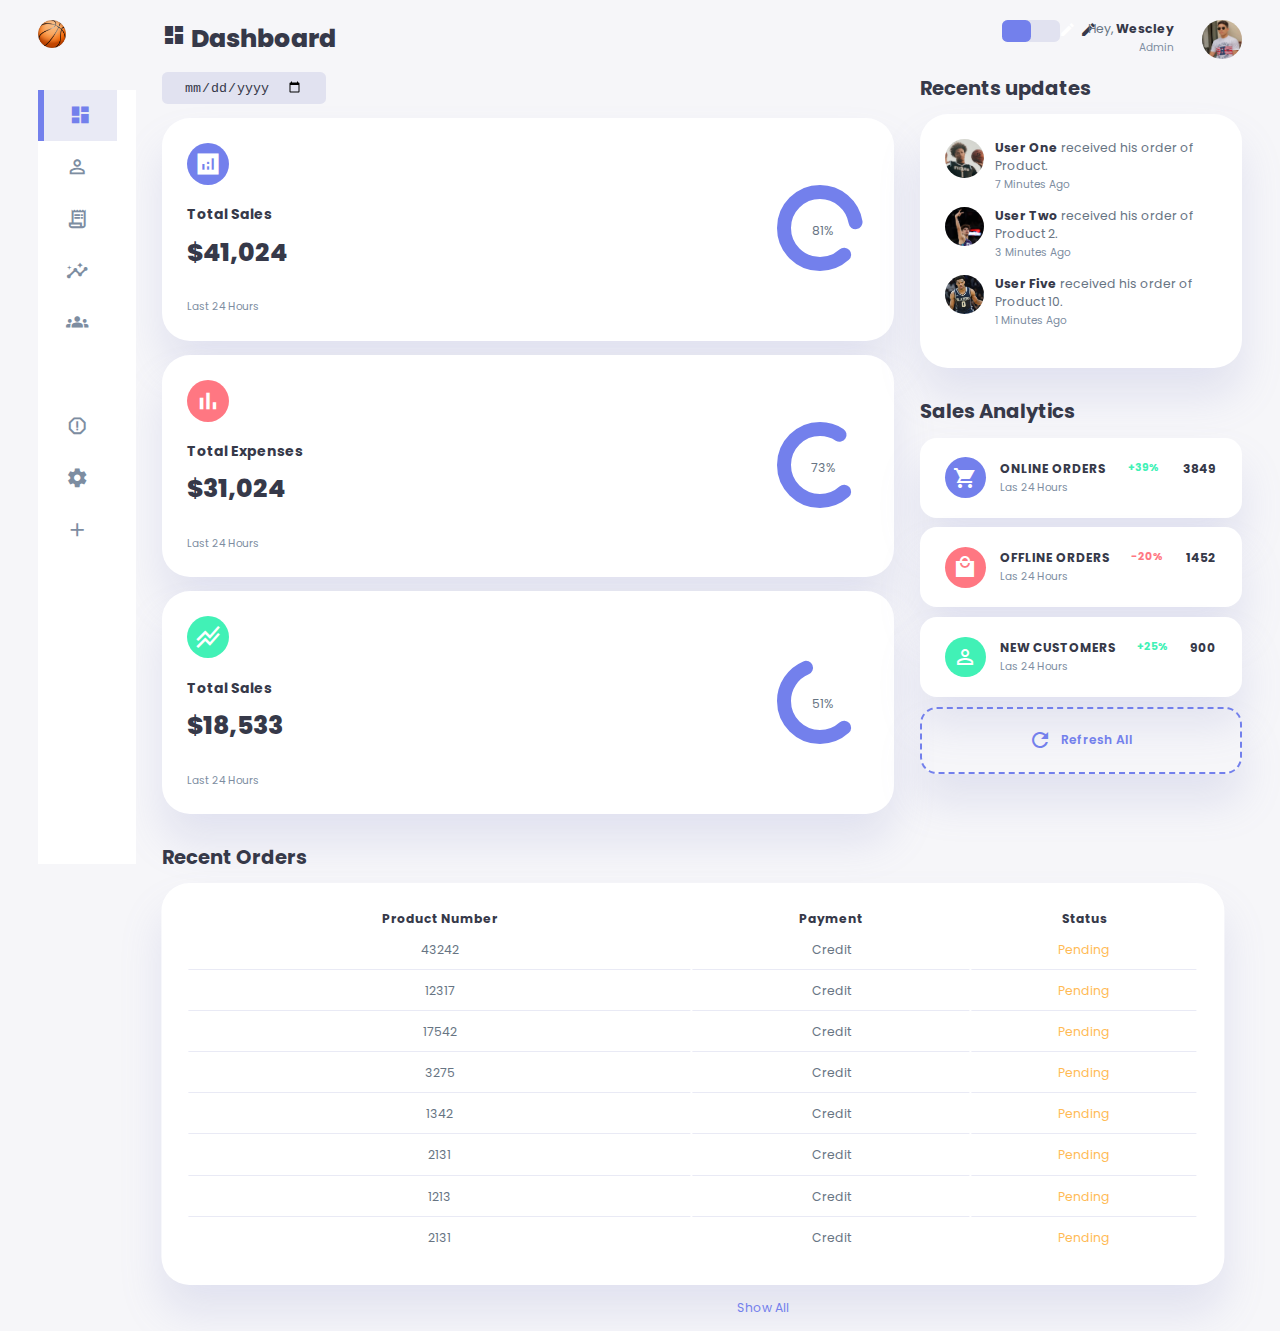
<file: index.html>
<!DOCTYPE html>
<html lang="en">
  <head>
    <meta charset="UTF-8" />
    <meta http-equiv="X-UA-Compatible" content="IE=edge" />
    <meta name="viewport" content="width=device-width, initial-scale=1.0" />
    <title>Dashboard - Admin</title>
    <link rel="stylesheet" href="style/style.css" />
    <link href="https://fonts.googleapis.com/icon?family=Material+Icons+Sharp" rel="stylesheet"/>
  </head>
  <body>
    <div class="container">
      <aside>
        <div class="top">
          <div class="logo">
            <img src="images/Logo.png" />
            <h2>EMPRISE<span>NAME</span></h2>
          </div>
          <div class="close" id="close-btn">
            <span class="material-icons-sharp">close</span>
          </div>
        </div>

        <div class="sidebar">
          <a href="index.html" class="active">
            <span class="material-icons-sharp">dashboard</span>
            <h3>Dashboard</h3>
          </a>
          <a href="customers.html">
            <span class="material-icons-sharp">person_outline</span>
            <h3>Customers</h3>
          </a>
          <a href="orders.html">
            <span class="material-icons-sharp">receipt_long</span>
            <h3>Orders</h3>
          </a>
          <a href="analytics.html">
            <span class="material-icons-sharp">insights</span>
            <h3>Analytics</h3>
          </a>
          <a href="staff.html">
            <span class="material-icons-sharp">groups</span>
            <h3 id="aaaaa">Staff Team</h3>
          </a>
          <a href="products.html">
            <span class="material-icons-sharp">inventory</span>
            <h3>Products</h3>
          </a>
          <a href="reports.html">
            <span class="material-icons-sharp">report_gmailerrorred</span>
            <h3>Reports</h3>
          </a>
          <a href="settings.html">
            <span class="material-icons-sharp">settings</span>
            <h3>Settings</h3>
          </a>
          <a href="addproduct.html">
            <span class="material-icons-sharp">add</span>
            <h3>Add Product</h3>
          </a>
          <a href="">
            <span class="material-icons-sharp">logout</span>
            <h3>Logout</h3>
          </a>
        </div>
      </aside>
      <!-- END OF ASIDE -->
      <main>
        <h1><span class="material-icons-sharp">dashboard</span> Dashboard</h1>

        <div class="date">
          <input type="date" />
        </div>

        <div class="insights">
          <div class="sales">
            <span class="material-icons-sharp">analytics</span>
            <div class="middle">
              <div class="left">
                <h3>Total Sales</h3>
                <h1>$41,024</h1>
              </div>
              <div class="progress">
                <svg>
                  <circle cx="38" cy="38" r="36"></circle>
                </svg>
                <div class="number">
                  <p>81%</p>
                </div>
              </div>
            </div>
            <small class="text-muted"> Last 24 Hours</small>
          </div>
          <!-- END OF SALES -->

          <div class="expenses">
            <span class="material-icons-sharp">bar_chart</span>
            <div class="middle">
              <div class="left">
                <h3>Total Expenses</h3>
                <h1>$31,024</h1>
              </div>
              <div class="progress">
                <svg>
                  <circle cx="38" cy="38" r="36"></circle>
                </svg>
                <div class="number">
                  <p>73%</p>
                </div>
              </div>
            </div>
            <small class="text-muted"> Last 24 Hours</small>
          </div>
          <!-- END OF EXPENSES -->

          <div class="income">
            <span class="material-icons-sharp">stacked_line_chart</span>
            <div class="middle">
              <div class="left">
                <h3>Total Sales</h3>
                <h1>$18,533</h1>
              </div>
              <div class="progress">
                <svg>
                  <circle cx="38" cy="38" r="36"></circle>
                </svg>
                <div class="number">
                  <p>51%</p>
                </div>
              </div>
            </div>
            <small class="text-muted"> Last 24 Hours</small>
          </div>
          <!-- END OF INCOME -->
        </div>

        <div class="recent-orders">
          <h2>Recent Orders</h2>
          <table>
            <thead>
              <tr>
                <th>Product Name</th>
                <th>Product Number</th>
                <th>Payment</th>
                <th>Status</th>
                <th></th>
              </tr>
            </thead>
            <tbody>
              <tr>
                <td>Spalding BasketBall</td>
                <td>43242</td>
                <td>Credit</td>
                <td class="warning">Pending</td>
                <td class="primary">Details</td>
              </tr>
              <tr>
                <td>Lamello Ball MB.01</td>
                <td>12317</td>
                <td>Credit</td>
                <td class="warning">Pending</td>
                <td class="primary">Details</td>
              </tr>
              <tr>
                <td>Table BasketBall</td>
                <td>17542</td>
                <td>Credit</td>
                <td class="warning">Pending</td>
                <td class="primary">Details</td>
              </tr>
              <tr>
                <td>Chicago Bulls Icon Edition 2020</td>
                <td>3275</td>
                <td>Credit</td>
                <td class="warning">Pending</td>
                <td class="primary">Details</td>
              </tr>
              <tr>
                <td>Milwaukee Bucks Icon Edition 2022</td>
                <td>1342</td>
                <td>Credit</td>
                <td class="warning">Pending</td>
                <td class="primary">Details</td>
              </tr>
              <tr>
                <td>Giannis Pullover Canguru</td>
                <td>2131</td>
                <td>Credit</td>
                <td class="warning">Pending</td>
                <td class="primary">Details</td>
              </tr>
              <tr>
                <td>Nike Giannis Immortality</td>
                <td>1213</td>
                <td>Credit</td>
                <td class="warning">Pending</td>
                <td class="primary">Details</td>
              </tr>
              <tr>
                <td>NBA Brooklyn Nets Kevin Durant</td>
                <td>2131</td>
                <td>Credit</td>
                <td class="warning">Pending</td>
                <td class="primary">Details</td>
              </tr>
            </tbody>
          </table>
          <a href="#">Show All</a>
        </div>
      </main>
      <!-- End of Main-->

      <div class="right">
        <div class="top">
          <button id="menu-btn">
            <span class="material-icons-sharp">menu</span>
          </button>
          <div class="theme-toggler" id="theme-toggler">
            <span class="material-icons-sharp active">light_mode</span>
            <span class="material-icons-sharp">dark_mode</span>
          </div>
          <div class="profile">
            <div class="info">
              <p>Hey, <b>Wescley</b></p>
              <small class="text-muted">Admin</small>
            </div>
            <div class="profile-photo">
              <img src="images/Perfil.png" />
            </div>
          </div>
        </div>
        <!-- END OF TOP-->
        <div class="recent-updates">
          <h2>Recents updates</h2>
          <div class="updates">
            <div class="update">
              <div class="profile-photo">
                <img src="images/Mikey.jpg" />
              </div>
              <div class="message">
                <p><b>User One</b> received his order of Product.</p>
                <small class="text-muted">7 Minutes Ago</small>
              </div>
            </div>
            <div class="update">
              <div class="profile-photo">
                <img src="images/lamelo.jpg" />
              </div>
              <div class="message">
                <p><b>User Two</b> received his order of Product 2.</p>
                <small class="text-muted">3 Minutes Ago</small>
              </div>
            </div>
            <div class="update">
              <div class="profile-photo">
                <img src="images/bronny.jpg" />
              </div>
              <div class="message">
                <p><b>User Five</b> received his order of Product 10.</p>
                <small class="text-muted">1 Minutes Ago</small>
              </div>
            </div>
          </div>
        </div>
        <!-- END OF Recent UPDATES -->
        <div class="sales-analytics">
          <h2>Sales Analytics</h2>
          <div class="item online">
            <div class="icon">
              <span class="material-icons-sharp">shopping_cart</span>
            </div>
            <div class="right">
              <div class="info">
                <h3>ONLINE ORDERS</h3>
                <small class="text-muted">Las 24 Hours</small>
              </div>
              <h5 class="success">+39%</h5>
              <h3>3849</h3>
            </div>
          </div>
          <div class="item offline">
            <div class="icon">
              <span class="material-icons-sharp">local_mall</span>
            </div>
            <div class="right">
              <div class="info">
                <h3>OFFLINE ORDERS</h3>
                <small class="text-muted">Las 24 Hours</small>
              </div>
              <h5 class="danger">-20%</h5>
              <h3>1452</h3>
            </div>
          </div>
          <div class="item customers">
            <div class="icon">
              <span class="material-icons-sharp">person_outline</span>
            </div>
            <div class="right">
              <div class="info">
                <h3>NEW CUSTOMERS</h3>
                <small class="text-muted">Las 24 Hours</small>
              </div>
              <h5 class="success">+25%</h5>
              <h3>900</h3>
            </div>
          </div>
          <div class="item add-product">
            <div>
              <span class="material-icons-sharp">refresh</span>
              <h3>Refresh All</h3>
            </div>
          </div>
        </div>
      </div>
    </div>
    <script src="javascript/index.js"></script>
  </body>
</html>
</file>
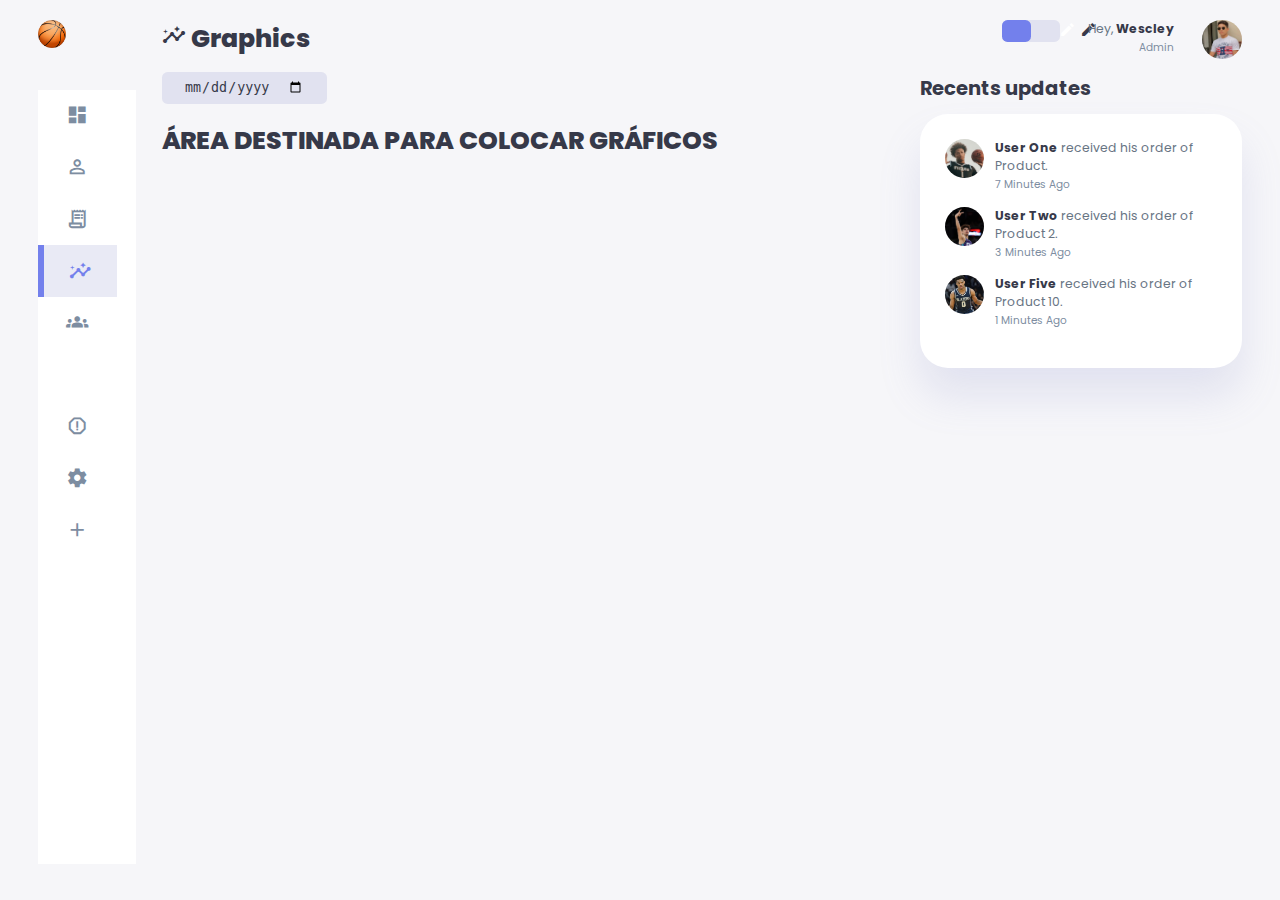
<file: analytics.html>
<!DOCTYPE html>
<html lang="en">
  <head>
    <meta charset="UTF-8" />
    <meta http-equiv="X-UA-Compatible" content="IE=edge" />
    <meta name="viewport" content="width=device-width, initial-scale=1.0" />
    <title>Dashboard - Admin</title>
    <link rel="stylesheet" href="style/style.css" />
    <link rel="stylesheet" href="style/orders.css">
    <link href="https://fonts.googleapis.com/icon?family=Material+Icons+Sharp" rel="stylesheet"/>
  </head>
  <body>
    <div class="container">
      <aside>
        <div class="top">
          <div class="logo">
            <img src="images/Logo.png" />
            <h2>EMPRISE<span>NAME</span></h2>
          </div>
          <div class="close" id="close-btn">
            <span class="material-icons-sharp">close</span>
          </div>
        </div>

        <div class="sidebar">
          <a href="index.html">
            <span class="material-icons-sharp">dashboard</span>
            <h3>Dashboard</h3>
          </a>
          <a href="customers.html">
            <span class="material-icons-sharp">person_outline</span>
            <h3>Customers</h3>
          </a>
          <a href="orders.html">
            <span class="material-icons-sharp">receipt_long</span>
            <h3>Orders</h3>
          </a>
          <a href="analytics.html"  class="active">
            <span class="material-icons-sharp">insights</span>
            <h3>Analytics</h3>
          </a>
          <a href="staff.html">
            <span class="material-icons-sharp">groups</span>
            <h3 id="aaaaa">Staff team</h3>
          </a>
          <a href="products.html"">
            <span class="material-icons-sharp">inventory</span>
            <h3>Products</h3>
          </a>
          <a href="reports.html">
            <span class="material-icons-sharp">report_gmailerrorred</span>
            <h3>Reports</h3>
          </a>
          <a href="settings.html">
            <span class="material-icons-sharp">settings</span>
            <h3>Settings</h3>
          </a>
          <a href="addproduct.html">
            <span class="material-icons-sharp">add</span>
            <h3>Add Product</h3>
          </a>
          <a href="">
            <span class="material-icons-sharp">logout</span>
            <h3>Logout</h3>
          </a>
        </div>
      </aside>
      <!-- END OF ASIDE -->
      <main>
        <h1><span class="material-icons-sharp">insights</span> Graphics</h1>

        <div class="date">
          <input type="date" />
        </div>

        <div class="insights">
          <BR><H1> ÁREA DESTINADA PARA COLOCAR GRÁFICOS</H1>
        </div>

        
      </main>
      <!-- End of Main-->

      <div class="right">
        <div class="top">
          <button id="menu-btn">
            <span class="material-icons-sharp">menu</span>
          </button>
          <div class="theme-toggler" id="theme-toggler">
            <span class="material-icons-sharp active">light_mode</span>
            <span class="material-icons-sharp">dark_mode</span>
          </div>
          <div class="profile">
            <div class="info">
              <p>Hey, <b>Wescley</b></p>
              <small class="text-muted">Admin</small>
            </div>
            <div class="profile-photo">
              <img src="images/Perfil.png" />
            </div>
          </div>
        </div>
        <!-- END OF TOP-->
        <div class="recent-updates">
          <h2>Recents updates</h2>
          <div class="updates">
            <div class="update">
              <div class="profile-photo">
                <img src="images/Mikey.jpg" />
              </div>
              <div class="message">
                <p><b>User One</b> received his order of Product.</p>
                <small class="text-muted">7 Minutes Ago</small>
              </div>
            </div>
            <div class="update">
              <div class="profile-photo">
                <img src="images/lamelo.jpg" />
              </div>
              <div class="message">
                <p><b>User Two</b> received his order of Product 2.</p>
                <small class="text-muted">3 Minutes Ago</small>
              </div>
            </div>
            <div class="update">
              <div class="profile-photo">
                <img src="images/bronny.jpg" />
              </div>
              <div class="message">
                <p><b>User Five</b> received his order of Product 10.</p>
                <small class="text-muted">1 Minutes Ago</small>
              </div>
            </div>
          </div>
        </div>
        <!-- END OF Recent UPDATES -->
          </div>
        </div>
      </div>
    </div>
    <script src="javascript/index.js"></script>
  </body>
</html>
</file>
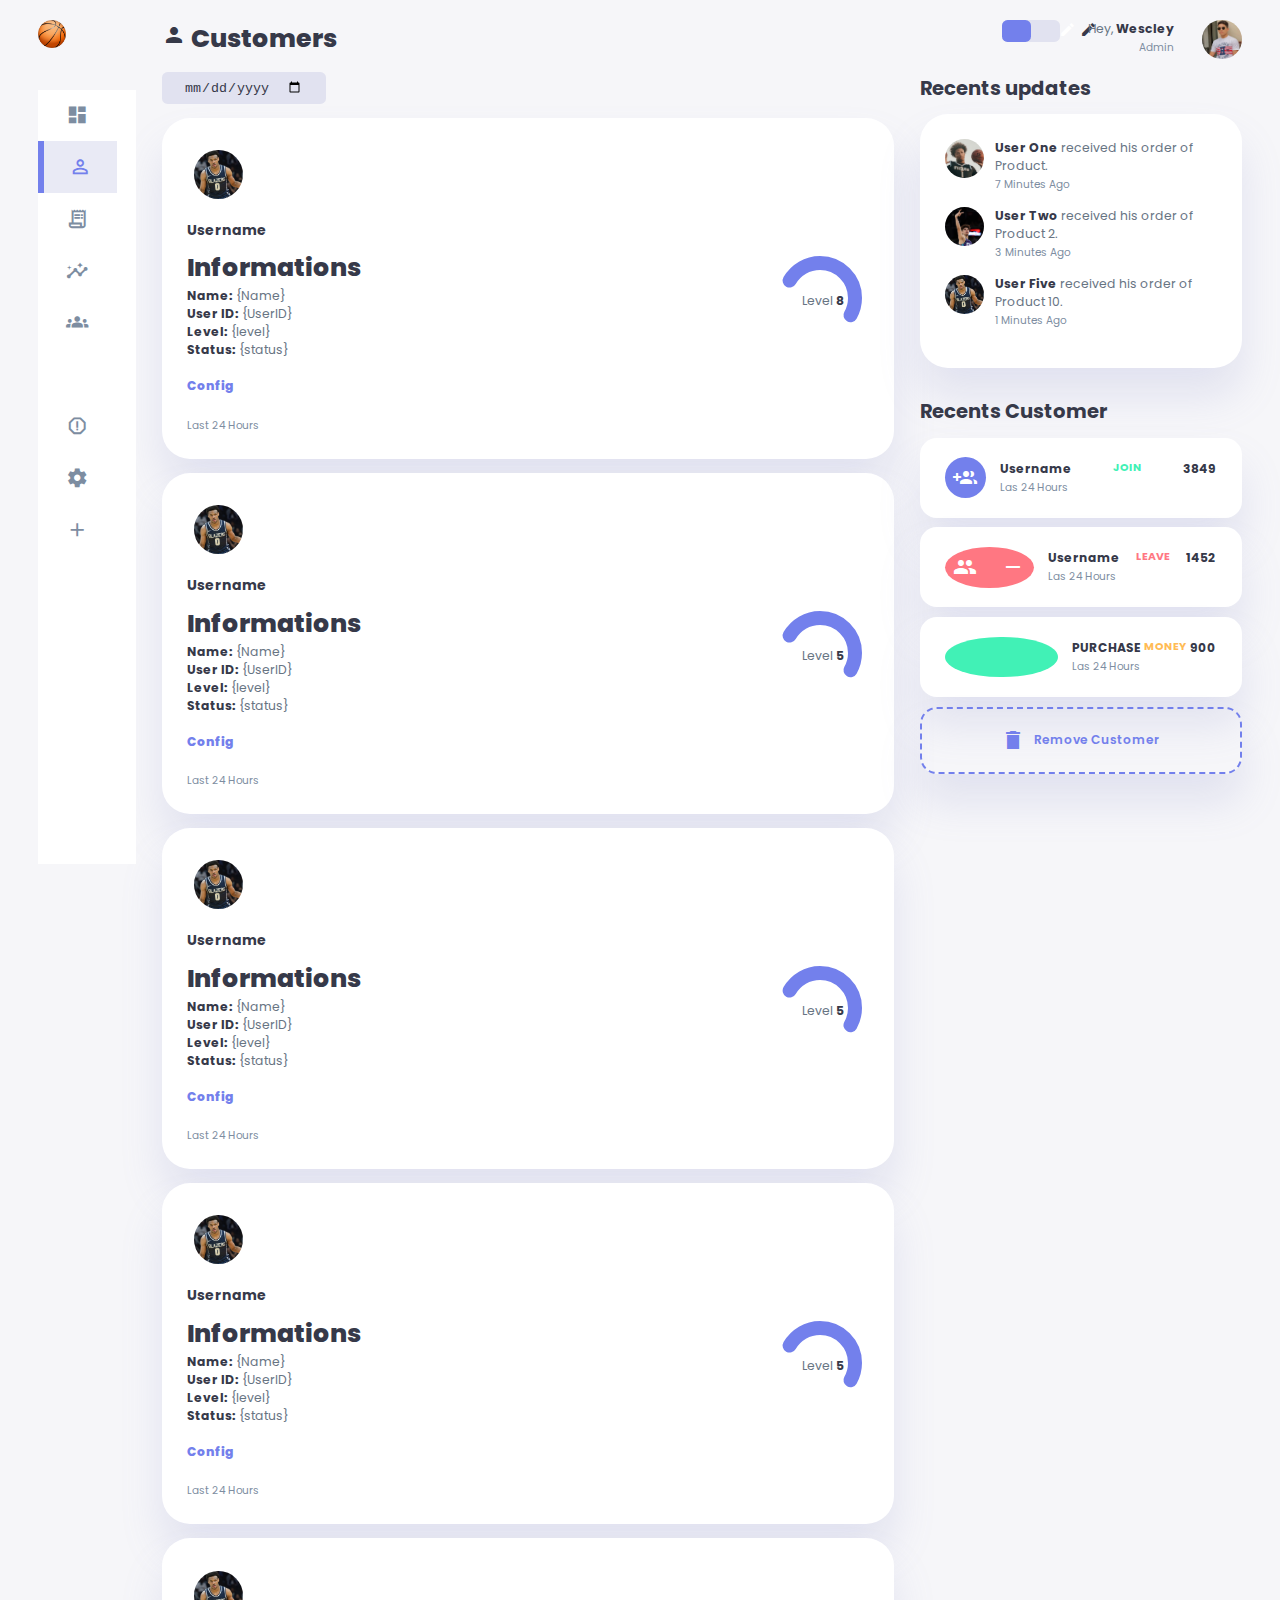
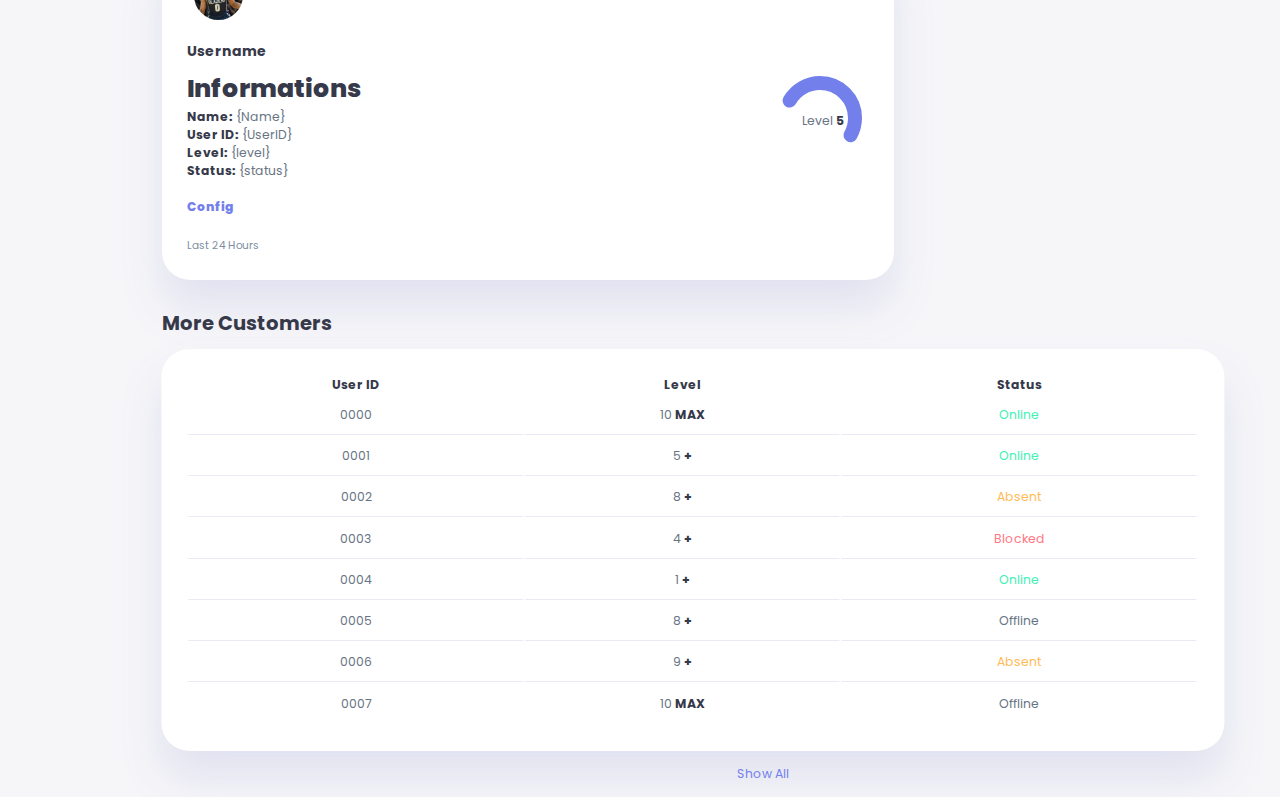
<file: customers.html>
<!DOCTYPE html>
<html lang="en">
  <head>
    <meta charset="UTF-8" />
    <meta http-equiv="X-UA-Compatible" content="IE=edge" />
    <meta name="viewport" content="width=device-width, initial-scale=1.0" />
    <title>Dashboard - Customers</title>
    <link rel="stylesheet" href="style/style.css" />
    <link rel="stylesheet" href="style/customers.css">
    <link href="https://fonts.googleapis.com/icon?family=Material+Icons+Sharp" rel="stylesheet"/>
  </head>
  <body>
    <div class="container">
      <aside>
        <div class="top">
          <div class="logo">
            <img src="images/Logo.png" />
            <h2>EMPRISE<span>NAME</span></h2>
          </div>
          <div class="close" id="close-btn">
            <span class="material-icons-sharp">close</span>
          </div>
        </div>

        <div class="sidebar">
          <a href="index.html">
            <span class="material-icons-sharp">dashboard</span>
            <h3>Dashboard</h3>
          </a>
          <a href="customers.html" class="active">
            <span class="material-icons-sharp">person_outline</span>
            <h3>Customers</h3>
          </a>
          <a href="orders.html">
            <span class="material-icons-sharp">receipt_long</span>
            <h3>Orders</h3>
          </a>
          <a href="analytics.html">
            <span class="material-icons-sharp">insights</span>
            <h3>Analytics</h3>
          </a>
          <a href="staff.html">
            <span class="material-icons-sharp">groups</span>
            <h3 id="aaaaa">Staff team</h3>
          </a>
          <a href="products.html">
            <span class="material-icons-sharp">inventory</span>
            <h3>Products</h3>
          </a>
          <a href="reports.html">
            <span class="material-icons-sharp">report_gmailerrorred</span>
            <h3>Reports</h3>
          </a>
          <a href="settings.html">
            <span class="material-icons-sharp">settings</span>
            <h3>Settings</h3>
          </a>
          <a href="addproduct.html">
            <span class="material-icons-sharp">add</span>
            <h3>Add Product</h3>
          </a>
          <a href="">
            <span class="material-icons-sharp">logout</span>
            <h3>Logout</h3>
          </a>
        </div>
      </aside>
      <!-- END OF ASIDE -->
      <main>
        <h1><span class="material-icons-sharp">person</span> Customers</h1>

        <div class="date">
          <input type="date" />
        </div>

        <div class="insights">
          
          <div class="user">
            <img class="imguser" src="images/bronny.jpg" alt="">
            <div class="middle">
                <div class="left">
                  <h3>Username</h3>
                  <h1>Informations</h1>
                  <p><b>Name:</b> {Name}</b></p>
                  <p><b>User ID:</b> {UserID}</p>
                  <p><b>Level:</b> {level}</p>
                  <p><b>Status:</b> {status}</p>
                  <br>
                  <b class="primary detailsbtn"> Config</b>
                </div>
              <div class="progress">
                <svg>
                  <circle cx="38" cy="38" r="35"></circle>
                </svg>
                <div class="number">
                  <p>Level <b>8</b></p>
                </div>
              </div>
            </div>
            <small class="text-muted"> Last 24 Hours</small>
          </div>
          <!-- END OF USER -->

          <div class="user">
            <img class="imguser" src="images/bronny.jpg" alt="">
            <div class="middle">
                <div class="left">
                  <h3>Username</h3>
                  <h1>Informations</h1>
                  <p><b>Name:</b> {Name}</b></p>
                  <p><b>User ID:</b> {UserID}</p>
                  <p><b>Level:</b> {level}</p>
                  <p><b>Status:</b> {status}</p>
                  <br>
                  <b class="primary detailsbtn"> Config</b>
                </div>
              <div class="progress">
                <svg>
                  <circle cx="38" cy="38" r="35"></circle>
                </svg>
                <div class="number">
                    <p>Level <b>5</b></p>
                </div>
              </div>
            </div>
            <small class="text-muted"> Last 24 Hours</small>
          </div>
          <!-- END OF USER -->

          <div class="user">
            <img class="imguser" src="images/bronny.jpg" alt="">
            <div class="middle">
                <div class="left">
                  <h3>Username</h3>
                  <h1>Informations</h1>
                  <p><b>Name:</b> {Name}</b></p>
                  <p><b>User ID:</b> {UserID}</p>
                  <p><b>Level:</b> {level}</p>
                  <p><b>Status:</b> {status}</p>
                  <br>
                  <b class="primary detailsbtn"> Config</b>
                </div>
              <div class="progress">
                <svg>
                  <circle cx="38" cy="38" r="35"></circle>
                </svg>
                <div class="number">
                    <p>Level <b>5</b></p>
                </div>
              </div>
            </div>
            <small class="text-muted"> Last 24 Hours</small>
          </div>
          <!-- END OF USER -->

          <div class="user">
            <img class="imguser" src="images/bronny.jpg" alt="">
            <div class="middle">
                <div class="left">
                  <h3>Username</h3>
                  <h1>Informations</h1>
                  <p><b>Name:</b> {Name}</b></p>
                  <p><b>User ID:</b> {UserID}</p>
                  <p><b>Level:</b> {level}</p>
                  <p><b>Status:</b> {status}</p>
                  <br>
                  <b class="primary detailsbtn"> Config</b>
                </div>
              <div class="progress">
                <svg>
                  <circle cx="38" cy="38" r="35"></circle>
                </svg>
                <div class="number">
                    <p>Level <b>5</b></p>
                </div>
              </div>
            </div>
            <small class="text-muted"> Last 24 Hours</small>
          </div>
          <!-- END OF USER -->

          <div class="user">
            <img class="imguser" src="images/bronny.jpg" alt="">
            <div class="middle">
                <div class="left">
                  <h3>Username</h3>
                  <h1>Informations</h1>
                  <p><b>Name:</b> {Name}</b></p>
                  <p><b>User ID:</b> {UserID}</p>
                  <p><b>Level:</b> {level}</p>
                  <p><b>Status:</b> {status}</p>
                  <br>
                  <b class="primary detailsbtn"> Config</b>
                </div>
              <div class="progress">
                <svg>
                  <circle cx="38" cy="38" r="35"></circle>
                </svg>
                <div class="number">
                    <p>Level <b>5</b></p>
                </div>
              </div>
            </div>
            <small class="text-muted"> Last 24 Hours</small>
          </div>
          <!-- END OF USER -->

          
        </div>

        <div class="recent-orders">
          <h2>More Customers</h2>
          <table>
            <thead>
              <tr>
                <th>Username</th>
                <th>User ID</th>
                <th>Level</th>
                <th>Status</th>
                <th></th>
              </tr>
            </thead>
            <tbody>
              <tr>
                <td>Wescley Araujo</td>
                <td>0000</td>
                <td>10 <b>MAX</b></td>
                <td class="success">Online</td>
                <td class="primary">Details</td>
              </tr>
              <tr>
                <td>User 01</td>
                <td>0001</td>
                <td>5 <b>+</b></td>
                <td class="success">Online</td>
                <td class="primary">Details</td>
              </tr>
              <tr>
                <td>User 02</td>
                <td>0002</td>
                <td>8 <b>+</b></td>
                <td class="warning">Absent</td>
                <td class="primary">Details</td>
              </tr>
              <tr>
                <td>User 03</td>
                <td>0003</td>
                <td>4 <b>+</b></td>
                <td class="danger">Blocked</td>
                <td class="primary">Details</td>
              </tr>
              <tr>
                <td>User 04</td>
                <td>0004</td>
                <td>1 <b>+</b></td>
                <td class="success">Online</td>
                <td class="primary">Details</td>
              </tr>
              <tr>
                <td>User 05</td>
                <td>0005</td>
                <td>8 <b>+</b></td>
                <td class="dark">Offline</td>
                <td class="primary">Details</td>
              </tr>
              <tr>
                <td>User 06</td>
                <td>0006</td>
                <td>9 <b>+</b></td>
                <td class="warning">Absent</td>
                <td class="primary">Details</td>
              </tr>
              <tr>
                <td>User 07</td>
                <td>0007</td>
                <td>10 <b>MAX</b></td>
                <td class="dark">Offline</td>
                <td class="primary">Details</td>
              </tr>
            </tbody>
          </table>
          <a href="#">Show All</a>
        </div>
      </main>
      <!-- End of Main-->

      <div class="right">
        <div class="top">
          <button id="menu-btn">
            <span class="material-icons-sharp">menu</span>
          </button>
          <div class="theme-toggler" id="theme-toggler">
            <span class="material-icons-sharp active">light_mode</span>
            <span class="material-icons-sharp">dark_mode</span>
          </div>
          <div class="profile">
            <div class="info">
              <p>Hey, <b>Wescley</b></p>
              <small class="text-muted">Admin</small>
            </div>
            <div class="profile-photo">
              <img src="images/Perfil.png" />
            </div>
          </div>
        </div>
        <!-- END OF TOP-->
        <div class="recent-updates">
          <h2>Recents updates</h2>
          <div class="updates">
            <div class="update">
              <div class="profile-photo">
                <img src="images/Mikey.jpg" />
              </div>
              <div class="message">
                <p><b>User One</b> received his order of Product.</p>
                <small class="text-muted">7 Minutes Ago</small>
              </div>
            </div>
            <div class="update">
              <div class="profile-photo">
                <img src="images/lamelo.jpg" />
              </div>
              <div class="message">
                <p><b>User Two</b> received his order of Product 2.</p>
                <small class="text-muted">3 Minutes Ago</small>
              </div>
            </div>
            <div class="update">
              <div class="profile-photo">
                <img src="images/bronny.jpg" />
              </div>
              <div class="message">
                <p><b>User Five</b> received his order of Product 10.</p>
                <small class="text-muted">1 Minutes Ago</small>
              </div>
            </div>
          </div>
        </div>
        <!-- END OF Recent UPDATES -->
        <div class="sales-analytics">
          <h2>Recents Customer</h2>
          <div class="item online">
            <div class="icon">
              <span class="material-icons-sharp">group_add</span>
            </div>
            <div class="right">
              <div class="info">
                <h3>Username</h3>
                <small class="text-muted">Las 24 Hours</small>
              </div>
              <h5 class="success">JOIN</h5>
              <h3>3849</h3>
            </div>
          </div>
          <div class="item offline">
            <div class="icon">
              <span class="material-icons-sharp">group_remove</span>
            </div>
            <div class="right">
              <div class="info">
                <h3>Username</h3>
                <small class="text-muted">Las 24 Hours</small>
              </div>
              <h5 class="danger">LEAVE</h5>
              <h3>1452</h3>
            </div>
          </div>
          <div class="item customers">
            <div class="icon">
              <span class="material-icons-sharp">paid</span>
            </div>
            <div class="right">
              <div class="info">
                <h3>PURCHASE</h3>
                <small class="text-muted">Las 24 Hours</small>
              </div>
              <h5 class="warning">MONEY</h5>
              <h3>900</h3>
            </div>
          </div>
          <div class="item add-product">
            <div>
              <span class="material-icons-sharp">delete</span>
              <h3>Remove Customer</h3>
            </div>
          </div>
        </div>
      </div>
    </div>
    <script src="javascript/index.js"></script>
  </body>
</html>
</file>
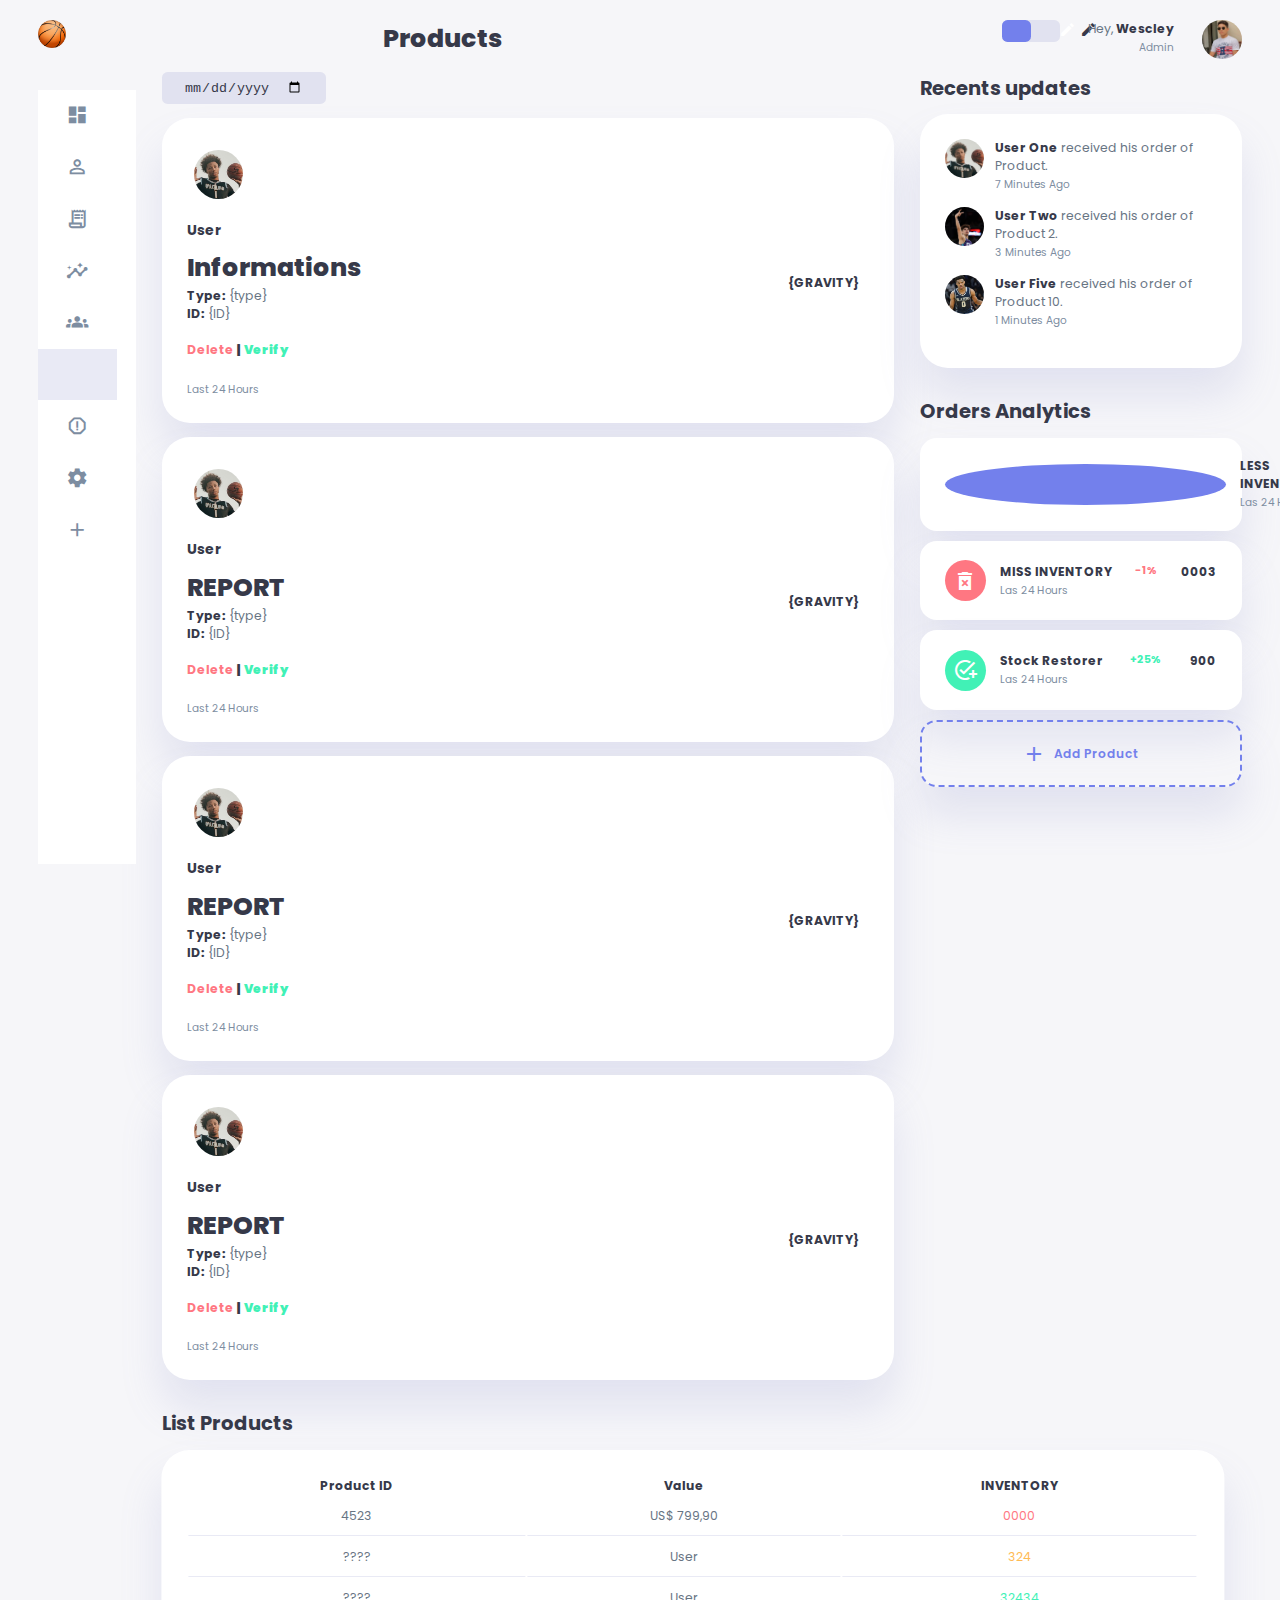
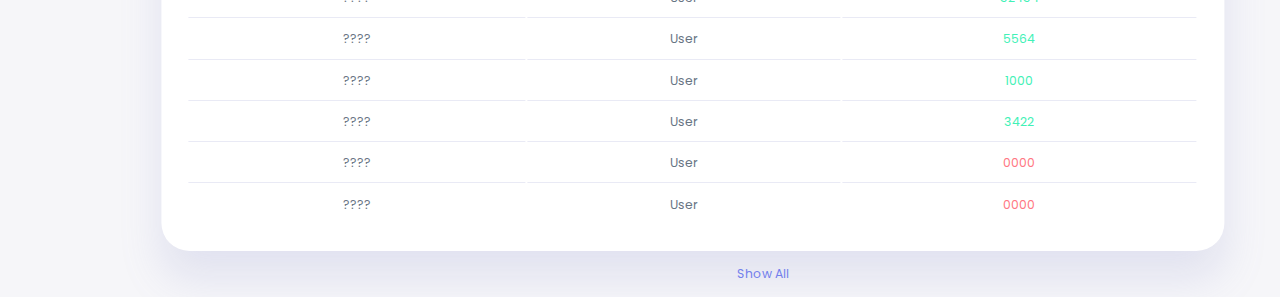
<file: reports.html>
<!DOCTYPE html>
<html lang="en">
  <head>
    <meta charset="UTF-8" />
    <meta http-equiv="X-UA-Compatible" content="IE=edge" />
    <meta name="viewport" content="width=device-width, initial-scale=1.0" />
    <title>Dashboard - Admin</title>
    <link rel="stylesheet" href="style/style.css" />
    <link rel="stylesheet" href="style/orders.css">
    <link href="https://fonts.googleapis.com/icon?family=Material+Icons+Sharp" rel="stylesheet"/>
  </head>
  <body>
    <div class="container">
      <aside>
        <div class="top">
          <div class="logo">
            <img src="images/Logo.png" />
            <h2>EMPRISE<span>NAME</span></h2>
          </div>
          <div class="close" id="close-btn">
            <span class="material-icons-sharp">close</span>
          </div>
        </div>

        <div class="sidebar">
          <a href="index.html">
            <span class="material-icons-sharp">dashboard</span>
            <h3>Dashboard</h3>
          </a>
          <a href="customers.html">
            <span class="material-icons-sharp">person_outline</span>
            <h3>Customers</h3>
          </a>
          <a href="orders.html">
            <span class="material-icons-sharp">receipt_long</span>
            <h3>Orders</h3>
          </a>
          <a href="analytics.html">
            <span class="material-icons-sharp">insights</span>
            <h3>Analytics</h3>
          </a>
          <a href="staff.html">
            <span class="material-icons-sharp">groups</span>
            <h3 id="aaaaa">Staff team</h3>
          </a>
          <a href="products.html" class="active">
            <span class="material-icons-sharp">inventory</span>
            <h3>Products</h3>
          </a>
          <a href="reports.html">
            <span class="material-icons-sharp">report_gmailerrorred</span>
            <h3>Reports</h3>
          </a>
          <a href="settings.html">
            <span class="material-icons-sharp">settings</span>
            <h3>Settings</h3>
          </a>
          <a href="addproduct.html">
            <span class="material-icons-sharp">add</span>
            <h3>Add Product</h3>
          </a>
          <a href="">
            <span class="material-icons-sharp">logout</span>
            <h3>Logout</h3>
          </a>
        </div>
      </aside>
      <!-- END OF ASIDE -->
      <main>
        <h1><span class="material-icons-sharp">inventory</span> Products</h1>

        <div class="date">
          <input type="date" />
        </div>

        <div class="insights">
          <div class="product">
            <img class="imguser" src="images/Mikey.jpg" alt="">
            <div class="middle">
              <div class="left">
                <h3>User</h3>
                <h1>Informations</h1>
                <p><b>Type:</b> {type}</b></p>
                <p><b>ID:</b> {ID}</p>
                <br>
                <p class="danger removesbtn">Delete <b>|</b> <b class="success"> Verify</b></p>
              </div>
              <div class="progress">
                <svg>
                  <circle cx="0" cy="0" r="0"></circle>
                </svg>
                <div class="number">
                  <p><b>{GRAVITY}</b></p>
                </div>
              </div>
            </div>
            <small class="text-muted"> Last 24 Hours</small>
          </div>
          <div class="product">
            <img class="imguser" src="images/Mikey.jpg" alt="">
            <div class="middle">
              <div class="left">
                <h3>User</h3>
                <h1>REPORT</h1>
                <p><b>Type:</b> {type}</b></p>
                <p><b>ID:</b> {ID}</p>
                <br>
                <p class="danger removesbtn">Delete <b>|</b> <b class="success"> Verify</b></p>
              </div>
              <div class="progress">
                <svg>
                  <circle cx="0" cy="0" r="0"></circle>
                </svg>
                <div class="number">
                  <p><b>{GRAVITY}</b></p>
                </div>
              </div>
            </div>
            <small class="text-muted"> Last 24 Hours</small>
          </div>
          <div class="product">
            <img class="imguser" src="images/Mikey.jpg" alt="">
            <div class="middle">
              <div class="left">
                <h3>User</h3>
                <h1>REPORT</h1>
                <p><b>Type:</b> {type}</b></p>
                <p><b>ID:</b> {ID}</p>
                <br>
                <p class="danger removesbtn">Delete <b>|</b> <b class="success"> Verify</b></p>
              </div>
              <div class="progress">
                <svg>
                  <circle cx="0" cy="0" r="0"></circle>
                </svg>
                <div class="number">
                  <p><b>{GRAVITY}</b></p>
                </div>
              </div>
            </div>
            <small class="text-muted"> Last 24 Hours</small>
          </div>
          <div class="product">
            <img class="imguser" src="images/Mikey.jpg" alt="">
            <div class="middle">
              <div class="left">
                <h3>User</h3>
                <h1>REPORT</h1>
                <p><b>Type:</b> {type}</b></p>
                <p><b>ID:</b> {ID}</p>
                <br>
                <p class="danger removesbtn">Delete <b>|</b> <b class="success"> Verify</b></p>
              </div>
              <div class="progress">
                <svg>
                  <circle cx="0" cy="0" r="0"></circle>
                </svg>
                <div class="number">
                  <p><b>{GRAVITY}</b></p>
                </div>
              </div>
            </div>
            <small class="text-muted"> Last 24 Hours</small>
          </div>
          
          

          
        </div>

        <div class="recent-orders">
          <h2>List Products</h2>
          <table>
            <thead>
              <tr>
                <th>Product Name</th>
                <th>Product ID</th>
                <th>Value</th>
                <th>INVENTORY</th>
                <th></th>
              </tr>
            </thead>
            <tbody>
              <tr>
                <td>Personal Computer</td>
                <td>4523</td>
                <td>US$ 799,90</td>
                <td class="danger">0000</td>
                <td class="primary">Edit</td>
              </tr>
              <tr>
                <td>Product Name</td>
                <td>????</td>
                <td>User</td>
                <td class="warning">324</td>
                <td class="primary">Edit</td>
              </tr>
              <tr>
                <td>Product Name</td>
                <td>????</td>
                <td>User</td>
                <td class="success">32434</td>
                <td class="primary">Edit</td>
              </tr>
              <tr>
                <td>Product Name</td>
                <td>????</td>
                <td>User</td>
                <td class="success">5564</td>
                <td class="primary">Edit</td>
              </tr>
              <tr>
                <td>Product Name</td>
                <td>????</td>
                <td>User</td>
                <td class="success">1000</td>
                <td class="primary">Edit</td>
              </tr>
              <tr>
                <td>Product Name</td>
                <td>????</td>
                <td>User</td>
                <td class="success">3422</td>
                <td class="primary">Edit</td>
              </tr>
              <tr>
                <td>Product Name</td>
                <td>????</td>
                <td>User</td>
                <td class="danger">0000</td>
                <td class="primary">Edit</td>
              </tr>
              <tr>
                <td>Product Name</td>
                <td>????</td>
                <td>User</td>
                <td class="danger">0000</td>
                <td class="primary">Edit</td>
              </tr>
        
            </tbody>
          </table>
          <a href="#">Show All</a>
        </div>
      </main>
      <!-- End of Main-->

      <div class="right">
        <div class="top">
          <button id="menu-btn">
            <span class="material-icons-sharp">menu</span>
          </button>
          <div class="theme-toggler" id="theme-toggler">
            <span class="material-icons-sharp active">light_mode</span>
            <span class="material-icons-sharp">dark_mode</span>
          </div>
          <div class="profile">
            <div class="info">
              <p>Hey, <b>Wescley</b></p>
              <small class="text-muted">Admin</small>
            </div>
            <div class="profile-photo">
              <img src="images/Perfil.png" />
            </div>
          </div>
        </div>
        <!-- END OF TOP-->
        <div class="recent-updates">
          <h2>Recents updates</h2>
          <div class="updates">
            <div class="update">
              <div class="profile-photo">
                <img src="images/Mikey.jpg" />
              </div>
              <div class="message">
                <p><b>User One</b> received his order of Product.</p>
                <small class="text-muted">7 Minutes Ago</small>
              </div>
            </div>
            <div class="update">
              <div class="profile-photo">
                <img src="images/lamelo.jpg" />
              </div>
              <div class="message">
                <p><b>User Two</b> received his order of Product 2.</p>
                <small class="text-muted">3 Minutes Ago</small>
              </div>
            </div>
            <div class="update">
              <div class="profile-photo">
                <img src="images/bronny.jpg" />
              </div>
              <div class="message">
                <p><b>User Five</b> received his order of Product 10.</p>
                <small class="text-muted">1 Minutes Ago</small>
              </div>
            </div>
          </div>
        </div>
        <!-- END OF Recent UPDATES -->
        <div class="sales-analytics">
          <h2>Orders Analytics</h2>
          <div class="item online">
            <div class="icon">
              <span class="material-icons-sharp">waving_hand</span>
            </div>
            <div class="right">
              <div class="info">
                <h3>LESS INVENTORY</h3>
                <small class="text-muted">Las 24 Hours</small>
              </div>
              <h5 class="success">+39%</h5>
              <h3>3849</h3>
            </div>
          </div>
          <div class="item offline">
            <div class="icon">
              <span class="material-icons-sharp">delete_forever</span>
            </div>
            <div class="right">
              <div class="info">
                <h3>MISS INVENTORY</h3>
                <small class="text-muted">Las 24 Hours</small>
              </div>
              <h5 class="danger">-1%</h5>
              <h3>0003</h3>
            </div>
          </div>
          <div class="item customers">
            <div class="icon">
              <span class="material-icons-sharp">add_task</span>
            </div>
            <div class="right">
              <div class="info">
                <h3>Stock Restorer</h3>
                <small class="text-muted">Las 24 Hours</small>
              </div>
              <h5 class="success">+25%</h5>
              <h3>900</h3>
            </div>
          </div>
          <div class="item add-product">
            <div>
              <span class="material-icons-sharp">add</span>
              <h3>Add Product</h3>
            </div>
          </div>
        </div>
      </div>
    </div>
    <script src="javascript/index.js"></script>
  </body>
</html>
</file>
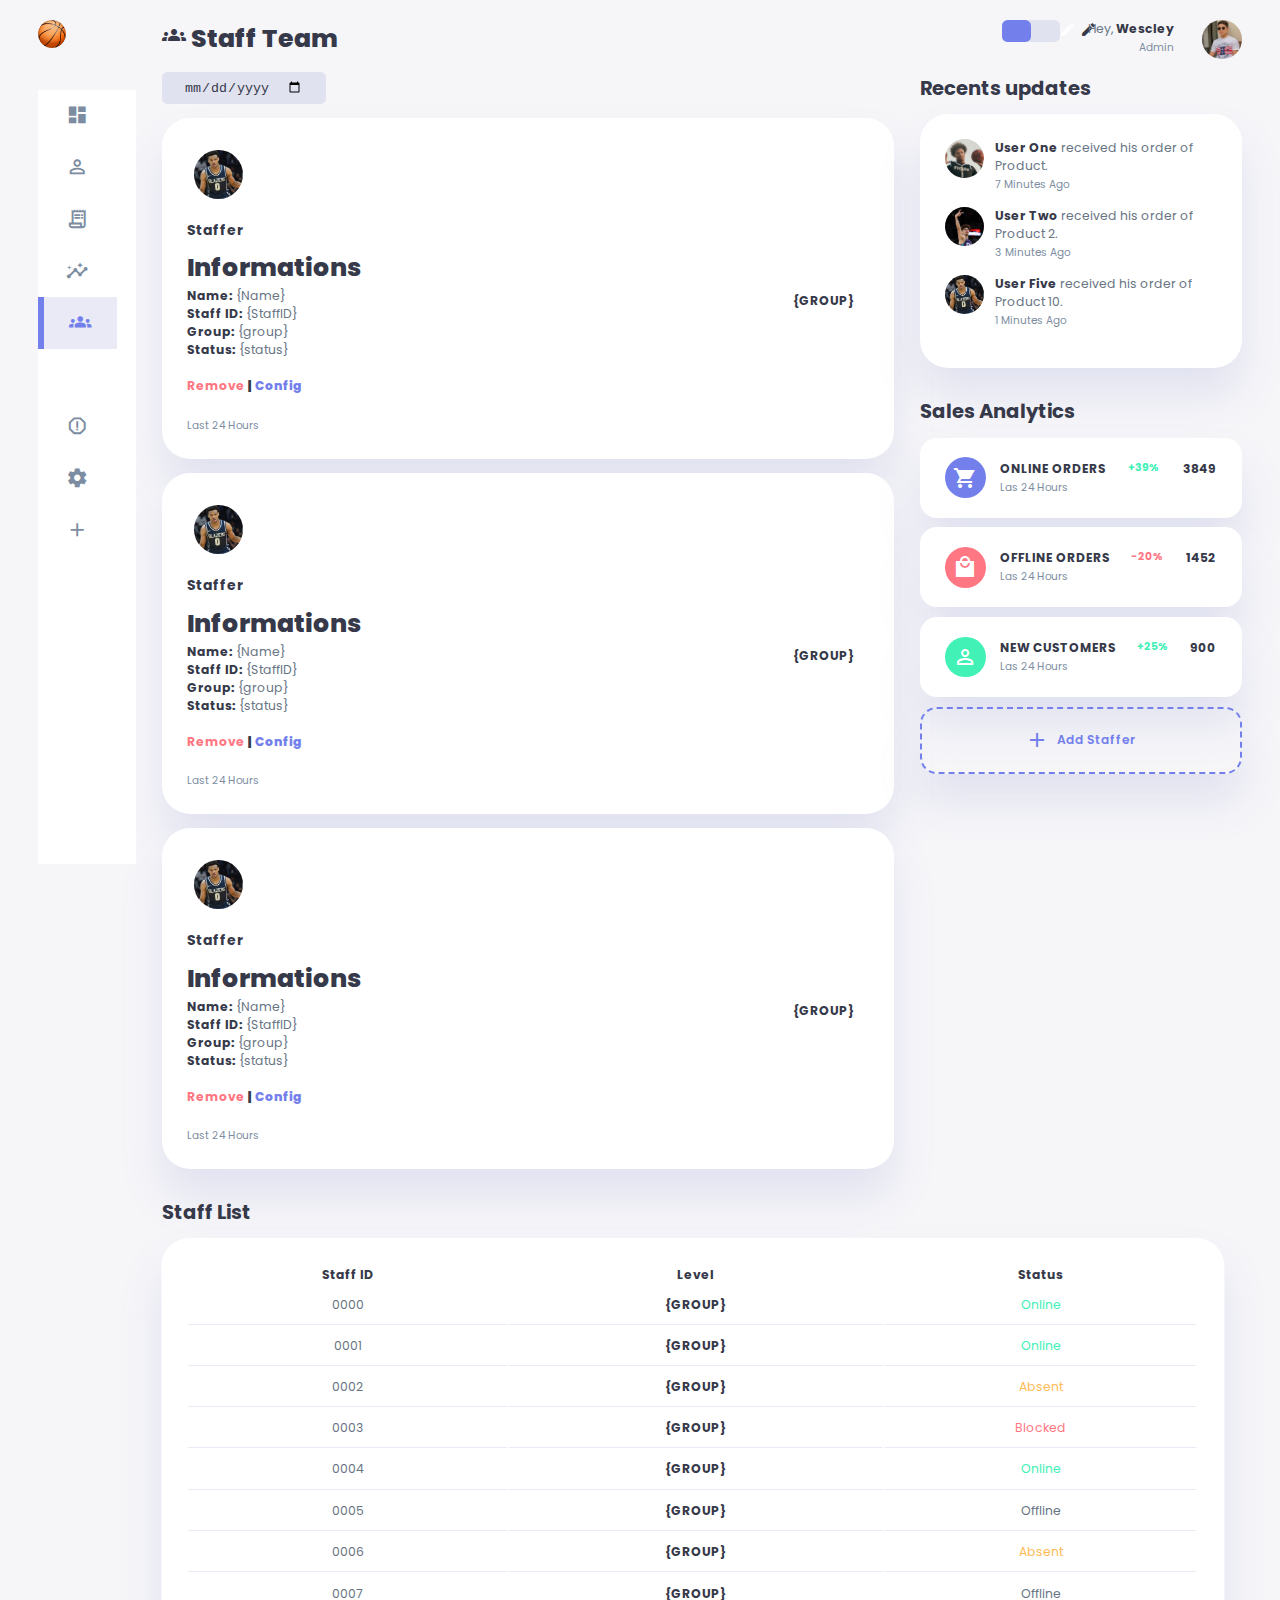
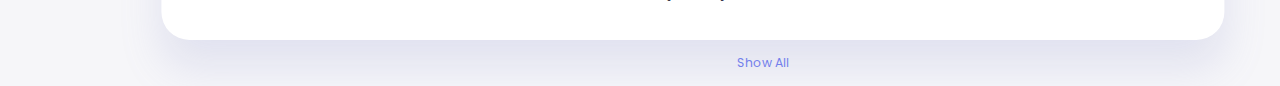
<file: staff.html>
<!DOCTYPE html>
<html lang="en">
  <head>
    <meta charset="UTF-8" />
    <meta http-equiv="X-UA-Compatible" content="IE=edge" />
    <meta name="viewport" content="width=device-width, initial-scale=1.0" />
    <title>Dashboard - Customers</title>
    <link rel="stylesheet" href="style/style.css" />
    <link rel="stylesheet" href="style/customers.css">
    <link href="https://fonts.googleapis.com/icon?family=Material+Icons+Sharp" rel="stylesheet"/>
  </head>
  <body>
    <div class="container">
      <aside>
        <div class="top">
          <div class="logo">
            <img src="images/Logo.png" />
            <h2>EMPRISE<span>NAME</span></h2>
          </div>
          <div class="close" id="close-btn">
            <span class="material-icons-sharp">close</span>
          </div>
        </div>

        <div class="sidebar">
          <a href="index.html">
            <span class="material-icons-sharp">dashboard</span>
            <h3>Dashboard</h3>
          </a>
          <a href="customers.html">
            <span class="material-icons-sharp">person_outline</span>
            <h3>Customers</h3>
          </a>
          <a href="orders.html">
            <span class="material-icons-sharp">receipt_long</span>
            <h3>Orders</h3>
          </a>
          <a href="analytics.html">
            <span class="material-icons-sharp">insights</span>
            <h3>Analytics</h3>
          </a>
          <a href="staff.html" class="active">
            <span class="material-icons-sharp">groups</span>
            <h3 id="aaaaa">Staff team</h3>
          </a>
          <a href="products.html">
            <span class="material-icons-sharp">inventory</span>
            <h3>Products</h3>
          </a>
          <a href="reports.html">
            <span class="material-icons-sharp">report_gmailerrorred</span>
            <h3>Reports</h3>
          </a>
          <a href="settings.html">
            <span class="material-icons-sharp">settings</span>
            <h3>Settings</h3>
          </a>
          <a href="addproduct.html">
            <span class="material-icons-sharp">add</span>
            <h3>Add Product</h3>
          </a>
          <a href="">
            <span class="material-icons-sharp">logout</span>
            <h3>Logout</h3>
          </a>
        </div>
      </aside>
      <!-- END OF ASIDE -->
      <main>
        <h1><span class="material-icons-sharp">groups</span> Staff Team</h1>

        <div class="date">
          <input type="date" />
        </div>

        <div class="insights">
          <div class="user">
            <img class="imguser" src="images/bronny.jpg" alt="">
            <div class="middle">
                <div class="left">
                  <h3>Staffer</h3>
                  <h1>Informations</h1>
                  <p><b>Name:</b> {Name}</b></p>
                  <p><b>Staff ID:</b> {StaffID}</p>
                  <p><b>Group:</b> {group}</p>
                  <p><b>Status:</b> {status}</p>
                  <br>
                  <p class="danger removesbtn">Remove <b>|</b> <b class="primary detailsbtn"> Config</b></p>
                </div>
              <div class="progress">
                <svg>
                  <circle cx="0" cy="0" r="0"></circle>
                </svg>
                <div class="number">
                  <B>{GROUP}</B>
                </div>
              </div>
            </div>
            <small class="text-muted"> Last 24 Hours</small>
          </div>
          <!-- END OF ADM -->

          <div class="user">
            <img class="imguser" src="images/bronny.jpg" alt="">
            <div class="middle">
                <div class="left">
                  <h3>Staffer</h3>
                  <h1>Informations</h1>
                  <p><b>Name:</b> {Name}</b></p>
                  <p><b>Staff ID:</b> {StaffID}</p>
                  <p><b>Group:</b> {group}</p>
                  <p><b>Status:</b> {status}</p>
                  <br>
                  <p class="danger removesbtn">Remove <b>|</b> <b class="primary detailsbtn"> Config</b></p>
                </div>
              <div class="progress">
                <svg>
                  <circle cx="0" cy="0" r="0"></circle>
                </svg>
                <div class="number">
                  <B>{GROUP}</B>
                </div>
              </div>
            </div>
            <small class="text-muted"> Last 24 Hours</small>
          </div>
          <!-- END OF ADM -->

          <div class="user">
            <img class="imguser" src="images/bronny.jpg" alt="">
            <div class="middle">
                <div class="left">
                  <h3>Staffer</h3>
                  <h1>Informations</h1>
                  <p><b>Name:</b> {Name}</b></p>
                  <p><b>Staff ID:</b> {StaffID}</p>
                  <p><b>Group:</b> {group}</p>
                  <p><b>Status:</b> {status}</p>
                  <br>
                  <p class="danger removesbtn">Remove <b>|</b> <b class="primary detailsbtn"> Config</b></p>
                </div>
              <div class="progress">
                <svg>
                  <circle cx="0" cy="0" r="0"></circle>
                </svg>
                <div class="number">
                  <B>{GROUP}</B>
                </div>
              </div>
            </div>
            <small class="text-muted"> Last 24 Hours</small>
          </div>
          <!-- END OF ADM -->

        </div>

        <div class="recent-orders">
          <h2>Staff List</h2>
          <table>
            <thead>
              <tr>
                <th>Username</th>
                <th>Staff ID</th>
                <th>Level</th>
                <th>Status</th>
                <th></th>
              </tr>
            </thead>
            <tbody>
              <tr>
                <td>Wescley Araujo</td>
                <td>0000</td>
                <td><b>{GROUP}</b></td>
                <td class="success">Online</td>
                <td class="primary">Details</td>
              </tr>
              <tr>
                <td>User 01</td>
                <td>0001</td>
                <td><b>{GROUP}</b></td>
                <td class="success">Online</td>
                <td class="primary">Details</td>
              </tr>
              <tr>
                <td>User 02</td>
                <td>0002</td>
                <td><b>{GROUP}</b></td>
                <td class="warning">Absent</td>
                <td class="primary">Details</td>
              </tr>
              <tr>
                <td>User 03</td>
                <td>0003</td>
                <td><b>{GROUP}</b></td>
                <td class="danger">Blocked</td>
                <td class="primary">Details</td>
              </tr>
              <tr>
                <td>User 04</td>
                <td>0004</td>
                <td><b>{GROUP}</b></td>
                <td class="success">Online</td>
                <td class="primary">Details</td>
              </tr>
              <tr>
                <td>User 05</td>
                <td>0005</td>
                <td><b>{GROUP}</b></td>
                <td class="dark">Offline</td>
                <td class="primary">Details</td>
              </tr>
              <tr>
                <td>User 06</td>
                <td>0006</td>
                <td><b>{GROUP}</b></td>
                <td class="warning">Absent</td>
                <td class="primary">Details</td>
              </tr>
              <tr>
                <td>User 07</td>
                <td>0007</td>
                <td><b>{GROUP}</b></td>
                <td class="dark">Offline</td>
                <td class="primary">Details</td>
              </tr>
            </tbody>
          </table>

          <a href="#">Show All</a>
        </div>
      </main>
      <!-- End of Main-->

      <div class="right">
        <div class="top">
          <button id="menu-btn">
            <span class="material-icons-sharp">menu</span>
          </button>
          <div class="theme-toggler" id="theme-toggler">
            <span class="material-icons-sharp active">light_mode</span>
            <span class="material-icons-sharp">dark_mode</span>
          </div>
          <div class="profile">
            <div class="info">
              <p>Hey, <b>Wescley</b></p>
              <small class="text-muted">Admin</small>
            </div>
            <div class="profile-photo">
              <img src="images/Perfil.png" />
            </div>
          </div>
        </div>
        <!-- END OF TOP-->
        <div class="recent-updates">
          <h2>Recents updates</h2>
          <div class="updates">
            <div class="update">
              <div class="profile-photo">
                <img src="images/Mikey.jpg" />
              </div>
              <div class="message">
                <p><b>User One</b> received his order of Product.</p>
                <small class="text-muted">7 Minutes Ago</small>
              </div>
            </div>
            <div class="update">
              <div class="profile-photo">
                <img src="images/lamelo.jpg" />
              </div>
              <div class="message">
                <p><b>User Two</b> received his order of Product 2.</p>
                <small class="text-muted">3 Minutes Ago</small>
              </div>
            </div>
            <div class="update">
              <div class="profile-photo">
                <img src="images/bronny.jpg" />
              </div>
              <div class="message">
                <p><b>User Five</b> received his order of Product 10.</p>
                <small class="text-muted">1 Minutes Ago</small>
              </div>
            </div>
          </div>
        </div>
        <!-- END OF Recent UPDATES -->
        <div class="sales-analytics">
          <h2>Sales Analytics</h2>
          <div class="item online">
            <div class="icon">
              <span class="material-icons-sharp">shopping_cart</span>
            </div>
            <div class="right">
              <div class="info">
                <h3>ONLINE ORDERS</h3>
                <small class="text-muted">Las 24 Hours</small>
              </div>
              <h5 class="success">+39%</h5>
              <h3>3849</h3>
            </div>
          </div>
          <div class="item offline">
            <div class="icon">
              <span class="material-icons-sharp">local_mall</span>
            </div>
            <div class="right">
              <div class="info">
                <h3>OFFLINE ORDERS</h3>
                <small class="text-muted">Las 24 Hours</small>
              </div>
              <h5 class="danger">-20%</h5>
              <h3>1452</h3>
            </div>
          </div>
          <div class="item customers">
            <div class="icon">
              <span class="material-icons-sharp">person_outline</span>
            </div>
            <div class="right">
              <div class="info">
                <h3>NEW CUSTOMERS</h3>
                <small class="text-muted">Las 24 Hours</small>
              </div>
              <h5 class="success">+25%</h5>
              <h3>900</h3>
            </div>
          </div>
          <div class="item add-product">
            <div>
              <span class="material-icons-sharp">add</span>
              <h3>Add Staffer</h3>
            </div>
          </div>
        </div>
      </div>
    </div>
    <script src="javascript/index.js"></script>
  </body>
</html>
</file>
<file: style/style.css>
@import url('https://fonts.googleapis.com/css2?family=Poppins:wght@300;400;500;600;700;800&display=swap');

/* ROOT VARIAVEIS*/
:root {
    --color-primary: #7380ec;
    --color-danger: #ff7782;
    --color-success: #41f1b6;
    --color-warning: #ffbb55;
    --color-correct: #1aff00;
    --color-white: #fff;
    --color-info-dark: #7d8da1;
    --color-info-light: #dce1eb;
    --color-dark: #363949;
    --color-light: rgba(132, 139, 200, 0.18);
    --color-primary-variant: #111e88;
    --color-dark-variant: #677483;
    --color-background: #f6f6f9;

    --card-border-radius: 2rem;
    --border-radius-1: 0.4rem;
    --border-radius-2: 0.8rem;
    --border-radius-3: 1.2rem;

    --card-padding: 1.8rem;
    --padding-1: 1.2rem;

    --box-shadow: 0 2rem 3rem var(--color-light);
}

/* DARK THEME VARIAVEIS*/

.dark-theme-variables {
    --color-background: #181a1e;
    --color-white: #202528;
    --color-dark: #edeffd;
    --color-dark-variant: #a3bdcc;
    --color-light: rgba(0, 0, 0, 0.4);
    --box-shadow: 0 2rem 3rem var(--color-light);
}

* {
    margin: 0;
    padding: 0;
    outline: 0;
    appearance: none;
    border: 0;
    text-decoration: none;
    list-style: none;
    box-sizing: border-box;
}

html {
    font-size: 14px;

}

body {
    width: 100vw;
    height: 100vh;
    font-family: poppins, sans-serif;
    font-size: 0.88rem;
    background: var(--color-background);
    user-select: none;
    overflow-x: hidden;
    color: var(--color-dark);
}

.container {
    display: grid;
    width: 96%;
    margin: 0 auto;

    gap: 1.8rem;
    grid-template-columns: 14rem auto 23rem;
}

a {
    color: var(--color-dark);
}

img {
    display: block;
    width: 100%;
}

h1 {
    font-weight: 800;
    font-size: 1.8rem;
}

h2 {
    font-size: 1.4rem;
}

h3 {
    font-size: 0.87rem;
}

h4 {
    font-size: 0.8rem;
}

h5 {
    font-size: 0.77rem;
}

small {
    font-size: 0.75rem;

}

.profile-photo {
    width: 2.8rem;
    height: 2.8rem;
    border-radius: 50%;
    overflow: hidden;
}

.text-muted {
    color: var(--color-info-dark);
}

p {
    color: var(--color-dark-variant);
}

b {
    color: var(--color-dark)
}

.primary {
    color: var(--color-primary);
}

.danger {
    color: var(--color-danger);
}

.success {
    color: var(--color-success);
}

.warning {
    color: var(--color-warning);
}

aside {
    height: 100vh;
}

aside .top {
    background: tranpa;
    display: flex;
    align-items: center;
    justify-content: space-between;
    margin-top: 1.4rem;
}

aside .logo {
    display: flex;
    gap: 0.8rem;
}

aside .logo img {
    width: 2rem;
    height: 2rem;
}

aside .close {
    display: none;
}

/* SIDEBAR*/

aside .sidebar {
    background: var(--color-white);
    display: flex;
    flex-direction: column;
    height: 86vh;
    position: relative;
    top: 3rem;
}

aside h3 {
    font-weight: 500;
}

aside .sidebar a {
    display: flex;
    color: var(--color-info-dark);
    margin-left: 2rem;
    gap: 1rem;
    align-items: center;
    position: relative;
    height: 3.7rem;
    transition: all 300ms ease;

}

aside .sidebar a span {
    font-size: 1.6rem;
    transition: all 300ms ease;
}

aside .sidebar a:last-child {
    position: absolute;
    bottom: 2rem;
    width: 100%;
}

aside .sidebar a.active {
    background: var(--color-light);
    color: var(--color-primary);
    margin-left: 0;
}

aside .sidebar a.active::before {
    content: "";
    width: 6px;
    height: 100%;
    background: var(--color-primary);
}

aside .sidebar a.active span {
    color: var(--color-primary);
    margin-left: calc(1rem - 3px);
}

aside .sidebar a:hover {
    color: var(--color-primary);
}

aside .sidebar a:hover span {
    margin-left: 1rem;
}

aside .sidebar .message-count {
    background: var(--color-danger);
    color: var(--color-white);
    padding: 2px 10px;
    font-size: 11px;
    border-radius: var(--border-radius-1);
}

/* MAIN */


main {
    margin-top: 1.4rem;
}

main .date {
    display: inline-block;
    background: var(--color-light);
    border-radius: var(--border-radius-1);
    margin-top: 1rem;
    padding: 0.5rem 1.6rem;
}

main .date input[type="date"] {
    background: transparent;
    color: var(--color-dark);
}

main .insights {
    display: grid;
    grid-template-columns: repeat(3, 1fr);
    gap: 1.6rem;
}

main .insights>div {
    background: var(--color-white);
    padding: var(--card-padding);
    border-radius: var(--card-border-radius);
    margin-top: 1rem;
    box-shadow: var(--box-shadow);
    transition: all 300ms ease;
}

main .insights>div:hover {
    box-shadow: none;
}

main .insights>div span {
    background: var(--color-primary);
    padding: 0.5rem;
    border-radius: 50%;
    color: var(--color-white);
    font-size: 2rem;
}

main .insights>div.expenses span {
    background: var(--color-danger);
}

main .insights>div.income span {
    background: var(--color-success);
}

main .insights>div .middle {
    display: flex;
    align-items: center;
    justify-content: space-between;
}

main .insights h3 {
    margin: 1rem 0 0.6rem;
    font-size: 1rem;
}

main .insights .progress {
    position: relative;
    width: 92px;
    height: 92px;
    border-radius: 50%;
}

main .insights svg {
    width: 7rem;
    height: 7rem;
}

main .insights svg circle {
    fill: none;
    stroke: var(--color-primary);
    stroke-width: 14;
    stroke-linecap: round;
    transform: translate(5px, 5px);
    stroke-dasharray: 110;
    stroke-dashoffset: 92;
}

main .insights .sales svg circle {
    stroke-dasharray: 190;
    stroke-dashoffset: -30;
}

main .insights .expenses svg circle {
    stroke-dasharray: 160;
    stroke-dashoffset: -30;
}

main .insights .income svg circle {
    stroke-dasharray: 125;
    stroke-dashoffset: -30;
}

main .insights .progress .number {
    position: absolute;
    top: 0;
    left: 0;
    height: 100%;
    width: 100%;
    display: flex;
    justify-content: center;
    align-items: center;
}

main .insights small {
    margin-top: 1.6rem;
    display: block;
}

/* Recent Orders*/

main .recent-orders {
    margin-top: 2rem;
}

main .recent-orders h2 {
    margin-bottom: 0.8rem;
}

main .recent-orders table {
    background: var(--color-white);
    width: 100%;
    border-radius: var(--card-border-radius);
    padding: var(--card-padding);
    text-align: center;
    box-shadow: var(--box-shadow);
    transition: all 300ms ease;
}

main .recent-orders table:hover {
    box-shadow: none;
}

main table tbody td {
    height: 2.8rem;
    border-bottom: 1px solid var(--color-light);
    color: var(--color-dark-variant);
}

main table tbody tr:last-child td {
    border: none;

}

main .recent-orders a {
    text-align: center;
    display: block;
    margin: 1rem auto;
    color: var(--color-primary);
}

/* Right */

.right {
    margin-top: 1.4rem;
}

.right .top {
    display: flex;
    justify-content: end;
    gap: 2rem;

}

.right .top button {
    display: none;
}

.right .theme-toggler {
    background: var(--color-light);
    display: flex;
    justify-content: space-between;
    align-items: center;
    height: 1.6rem;
    width: 4.2rem;
    cursor: pointer;
    border-radius: var(--border-radius-1);
}

.right .theme-toggler span {
    font-size: 1.2rem;
    width: 50%;
    height: 100%;
    display: flex;
    align-items: center;
    justify-content: center;
}

.right .theme-toggler span.active {
    background: var(--color-primary);
    color: white;
    border-radius: var(--border-radius-1);
}

.right .top .profile {
    display: flex;
    gap: 2rem;
    text-align: right;
}

/* Recents Updates*/

.right .recent-updates {
    margin-top: 1rem;
}

.right .recent-updates h2 {
    margin-bottom: 0.8rem;
}

.right .recent-updates .updates {
    background: var(--color-white);
    padding: var(--card-padding);
    border-radius: var(--card-border-radius);
    box-shadow: var(--box-shadow);
    transition: all 300ms ease;
}

.right .recent-updates .updates:hover {
    box-shadow: none;
}

.right .recent-updates .updates .update {
    display: grid;
    grid-template-columns: 2.6rem auto;
    gap: 1rem;
    margin-bottom: 1rem;
}

/* Sales Analytics*/

.right .sales-analytics {
    margin-top: 2rem;
}

.right .sales-analytics h2 {
    margin-bottom: 0.8rem;
}

.right .sales-analytics .item {
    background: var(--color-white);
    display: flex;
    align-items: center;
    gap: 1rem;
    margin-bottom: 0.7rem;
    padding: 1.4rem var(--card-padding);
    border-radius: var(--border-radius-3);
    box-shadow: var(--box-shadow);
    transition: all 300ms ease;
}

.right .sales-analytics .item:hover {
    box-shadow: none;
}

.right .sales-analytics .item .right {
    display: flex;
    justify-content: space-between;
    align-items: start;
    margin: 0;
    width: 100%;
}

.right .sales-analytics .item .icon {
    padding: 0.6rem;
    color: var(--color-white);
    border-radius: 50%;
    background: var(--color-primary);
    display: flex;
}

.right .sales-analytics .item.offline .icon {
    background: var(--color-danger);
}

.right .sales-analytics .item.customers .icon {
    background: var(--color-success);
}

.right .sales-analytics .add-product {
    background-color: transparent;
    border: 2px dashed var(--color-primary);
    color: var(--color-primary);
    display: flex;
    align-items: center;
    justify-content: center;
}

.right .sales-analytics .add-product:hover {
    background: var(--color-primary);
    color: white;
    cursor: pointer;
}

.right .sales-analytics .add-product div {
    display: flex;
    align-items: center;
    gap: 0.6rem;
}

.right .sales-analytics .add-product div h3 {
    font-weight: 600;
}

/* Media Queries Big Tables*/
@media screen and (max-width: 1280px) {
    .container {
        width: 94%;
        grid-template-columns: 7rem auto 23rem;
    }

    aside .logo h2 {
        display: none;
    }

    aside .sidebar h3 {
        display: none;
    }

    aside .sidebar a {
        width: 5.6rem;
    }

    aside .sidebar a:last-child {
        position: relative;
        margin-top: 1.8rem;
    }

    main .insights {
        grid-template-columns: 1fr;
        gap: 0;
    }

    main .recent-orders {
        width: 94%;
        position: absolute;
        left: 50%;
        transform: translateX(-50%);
        margin: 2rem 0 0 8.8rem;
    }

    main .recent-orders table {
        width: 83vw;
    }

    main table thead tr th:last-child,
    main table thead tr th:first-child {
        display: none;

    }

    main table tbody tr td:last-child,
    main table tbody tr td:first-child {
        display: none;
    }
}


/* Media Queries Smaller Tablets and Mobile*/

@media screen and (max-width: 768px) {
    .container {
        width: 100%;
        grid-template-columns: 1fr;
    }

    aside {
        position: fixed;
        left: -100%;
        background: var(--color-white);
        width: 18rem;
        z-index: 3;
        box-shadow: 1rem 3rem 4rem var(--color-light);
        height: 100vh;
        padding-right: var(--card-padding);
        display: none;
        animation: showMenu 400ms ease forwards;
    }

    @keyframes showMenu {
        to {
            left: 0;
        }
    }

    aside .logo {
        margin-left: 1rem;
    }

    aside logo h2 {
        display: inline;
    }

    aside .sidebar h3 {
        display: inline;
    }

    aside .sidebar a {
        width: 100%;
        height: 3.4rem;
    }

    aside .sidebar a:last-child {
        position: absolute;
        bottom: 5rem;
    }

    aside .close {
        display: inline-block;
        cursor: pointer;
    }

    main {
        margin-top: 8rem;
        padding: 0 1rem;
    }

    main .recent-orders {
        position: relative;
        margin: 3rem 0 0 0;
        width: 100%;
    }

    main .recent-orders table {
        width: 100%;
        margin: 0;
    }

    .right {
        width: 94%;
        margin: 0 auto 4rem;
    }

    .right .top {
        position: fixed;
        top: 0;
        left: 0;
        align-items: center;
        padding: 0 0.8rem;
        height: 4.6rem;
        background: var(--color-white);
        width: 100%;
        margin: 0;
        z-index: 2;
        box-shadow: 0 1rem 1rem var(--color-light);   
    }

    .right .top .theme-toggler {
        width: 4.4rem;
        position: absolute;
        left: 66%;
    }

    .right .profile .info {
        display: none;
    }

    .right .top button {
        display: inline-block;
        background: transparent;
        cursor: pointer;
        color: var(--color-dark);
        position: absolute;
        left: 1rem;
    }

    .right .top button span {
        font-size: 2rem;
    }

}

/*Basic*/

.detailsbtn {
    font-weight: 800;
    cursor: pointer;
}

.removesbtn {
    font-weight: 700;
    cursor: pointer;
}

.removebtn:hover {
    color: var(--color-dark);
}
</file>
<file: style/orders.css>
@import url('https://fonts.googleapis.com/css2?family=Poppins:wght@300;400;500;600;700;800&display=swap');

/* ROOT VARIAVEIS*/
:root {
    --color-primary: #7380ec;
    --color-danger: #ff7782;
    --color-success: #41f1b6;
    --color-warning: #ffbb55;
    --color-correct: #1aff00;
    --color-white: #fff;
    --color-info-dark: #7d8da1;
    --color-info-light: #dce1eb;
    --color-dark: #363949;
    --color-light: rgba(132, 139, 200, 0.18);
    --color-primary-variant: #111e88;
    --color-dark-variant: #677483;
    --color-background: #f6f6f9;

    --card-border-radius: 2rem;
    --border-radius-1: 0.4rem;
    --border-radius-2: 0.8rem;
    --border-radius-3: 1.2rem;

    --card-padding: 1.8rem;
    --padding-1: 1.2rem;

    --box-shadow: 0 2rem 3rem var(--color-light);
}

/* DARK THEME VARIAVEIS*/

.dark-theme-variables {
    --color-background: #181a1e;
    --color-white: #202528;
    --color-dark: #edeffd;
    --color-dark-variant: #a3bdcc;
    --color-light: rgba(0, 0, 0, 0.4);
    --box-shadow: 0 2rem 3rem var(--color-light);
}

body {
    font-family: poppins, sans-serif;
}

main .insights {
    display: grid;
    grid-template-columns: repeat(3, 1fr);
    gap: 1.6rem;
}

main .insights>div {
    background: var(--color-white);
    padding: var(--card-padding);
    border-radius: var(--card-border-radius);
    margin-top: 1rem;
    box-shadow: var(--box-shadow);
    transition: all 300ms ease;
}

main .insights>div:hover {
    box-shadow: none;
}

main .insights>div span {
    background: var(--color-primary);
    padding: 0.5rem;
    border-radius: 50%;
    color: var(--color-white);
    font-size: 2rem;
}

.product .allow {
    display: inline-block;
    background: red;
    cursor: pointer;
    color: var(--color-dark);
    left: 1rem;
}

.product img{
    width: 4.5rem;
    height: 4.5rem;
    padding: 0.5rem;
    border-radius: 50%;
    color: var(--color-white);
    font-size: 2rem;
}


main .insights>div .middle {
    display: flex;
    align-items: center;
    justify-content: space-between;
}

main .insights h3 {
    margin: 1rem 0 0.6rem;
    font-size: 1rem;
}

main .insights .progress {
    position: relative;
    width: 92px;
    height: 92px;
    border-radius: 50%;
}

main .insights svg {
    width: 7rem;
    height: 7rem;
}

main .insights svg circle {
    fill: none;
    stroke: var(--color-primary);
    stroke-width: 14;
    stroke-linecap: round;
    transform: translate(5px, 5px);
    stroke-dasharray: 110;
    stroke-dashoffset: 92;
}

main .insights .sales svg circle {
    stroke-dasharray: 190;
    stroke-dashoffset: -30;
}

main .insights .expenses svg circle {
    stroke-dasharray: 160;
    stroke-dashoffset: -30;
}

main .insights .income svg circle {
    stroke-dasharray: 125;
    stroke-dashoffset: -30;
}

main .insights .progress .number {
    position: absolute;
    top: 0;
    left: 0;
    height: 100%;
    width: 100%;
    display: flex;
    justify-content: center;
    align-items: center;
}

main .insights small {
    margin-top: 1.6rem;
    display: block;
}

.add-product {
    background-color: transparent;
    border: 2px dashed var(--color-primary);
    color: var(--color-primary);
    display: flex;
    align-items: center;
    justify-content: center;
    transition: all 300ms ease;
}

.add-product:hover {
    background: var(--color-primary);
    color: white;
    cursor: pointer;
}

.add-product b div{
    font-weight: 600;
    font-size: 2rem;
}

.insights .add-product {
    border-radius: 1rem;
}

.add-product div {
    display: flex;
    align-items: center;
    gap: 0.6rem;
}

.add-product span{ 
    background: transparent;
}


/* Media Queries Big Tables*/
@media screen and (max-width: 1280px) {
    .container {
        width: 94%;
        grid-template-columns: 7rem auto 23rem;
    }

    aside .logo h2 {
        display: none;
    }

    aside .sidebar h3 {
        display: none;
    }

    aside .sidebar a {
        width: 5.6rem;
    }

    aside .sidebar a:last-child {
        position: relative;
        margin-top: 1.8rem;
    }

    main .insights {
        grid-template-columns: 1fr;
        gap: 0;
    }

    main .recent-orders {
        width: 94%;
        position: absolute;
        left: 50%;
        transform: translateX(-50%);
        margin: 2rem 0 0 8.8rem;
    }

    main .recent-orders table {
        width: 83vw;
    }

    main table thead tr th:last-child,
    main table thead tr th:first-child {
        display: none;

    }

    main table tbody tr td:last-child,
    main table tbody tr td:first-child {
        display: none;
    }
}


/* Media Queries Smaller Tablets and Mobile*/

@media screen and (max-width: 768px) {
    .container {
        width: 100%;
        grid-template-columns: 1fr;
    }

    aside {
        position: fixed;
        left: -100%;
        background: var(--color-white);
        width: 18rem;
        z-index: 3;
        box-shadow: 1rem 3rem 4rem var(--color-light);
        height: 100vh;
        padding-right: var(--card-padding);
        display: none;
        animation: showMenu 400ms ease forwards;
    }

    @keyframes showMenu {
        to {
            left: 0;
        }
    }

    aside .logo {
        margin-left: 1rem;
    }

    aside logo h2 {
        display: inline;
    }

    aside .sidebar h3 {
        display: inline;
    }

    aside .sidebar a {
        width: 100%;
        height: 3.4rem;
    }

    aside .sidebar a:last-child {
        position: absolute;
        bottom: 5rem;
    }

    aside .close {
        display: inline-block;
        cursor: pointer;
    }

    main {
        margin-top: 8rem;
        padding: 0 1rem;
    }

    main .recent-orders {
        position: relative;
        margin: 3rem 0 0 0;
        width: 100%;
    }

    main .recent-orders table {
        width: 100%;
        margin: 0;
    }

    .right {
        width: 94%;
        margin: 0 auto 4rem;
    }

    .right .top {
        position: fixed;
        top: 0;
        left: 0;
        align-items: center;
        padding: 0 0.8rem;
        height: 4.6rem;
        background: var(--color-white);
        width: 100%;
        margin: 0;
        z-index: 2;
        box-shadow: 0 1rem 1rem var(--color-light);   
    }

    .right .top .theme-toggler {
        width: 4.4rem;
        position: absolute;
        left: 66%;
    }

    .right .profile .info {
        display: none;
    }

    .right .top button {
        display: inline-block;
        background: transparent;
        cursor: pointer;
        color: var(--color-dark);
        position: absolute;
        left: 1rem;
    }

    .right .top button span {
        font-size: 2rem;
    }

}
</file>
<file: style/customers.css>
@import url('https://fonts.googleapis.com/css2?family=Poppins:wght@300;400;500;600;700;800&display=swap');

body {
    font-family: poppins, sans-serif;
}

main .insights {
    display: grid;
    grid-template-columns: repeat(3, 1fr);
    gap: 1.6rem;
}

main .insights>div {
    background: var(--color-white);
    padding: var(--card-padding);
    border-radius: var(--card-border-radius);
    margin-top: 1rem;
    box-shadow: var(--box-shadow);
    transition: all 300ms ease;
}

main .insights>div:hover {
    box-shadow: none;
}

main .insights>div span {
    background: var(--color-primary);
    padding: 0.5rem;
    border-radius: 50%;
    color: var(--color-white);
    font-size: 2rem;
}

.user img{
    width: 4.5rem;
    height: 4.5rem;
    padding: 0.5rem;
    border-radius: 50%;
    color: var(--color-white);
    font-size: 2rem;
}

.user02 img{
    width: 4.5rem;
    height: 4.5rem;
    padding: 0.5rem;
    border-radius: 50%;
    color: var(--color-white);
    font-size: 2rem;
}

.user03 img{
    width: 4.5rem;
    height: 4.5rem;
    padding: 0.5rem;
    border-radius: 50%;
    color: var(--color-white);
    font-size: 2rem;
}

main .insights>div .middle {
    display: flex;
    align-items: center;
    justify-content: space-between;
}

main .insights h3 {
    margin: 1rem 0 0.6rem;
    font-size: 1rem;
}

main .insights .progress {
    position: relative;
    width: 92px;
    height: 92px;
    border-radius: 50%;
}

main .insights svg {
    width: 7rem;
    height: 7rem;
}

main .insights svg circle {
    fill: none;
    stroke: var(--color-primary);
    stroke-width: 14;
    stroke-linecap: round;
    transform: translate(5px, 5px);
    stroke-dasharray: 110;
    stroke-dashoffset: 92;
}

main .insights .sales svg circle {
    stroke-dasharray: 190;
    stroke-dashoffset: -30;
}

main .insights .expenses svg circle {
    stroke-dasharray: 160;
    stroke-dashoffset: -30;
}

main .insights .income svg circle {
    stroke-dasharray: 125;
    stroke-dashoffset: -30;
}

main .insights .progress .number {
    position: absolute;
    top: 0;
    left: 0;
    height: 100%;
    width: 100%;
    display: flex;
    justify-content: center;
    align-items: center;
}

main .insights small {
    margin-top: 1.6rem;
    display: block;
}


/* Media Queries Big Tables*/
@media screen and (max-width: 1280px) {
    .container {
        width: 94%;
        grid-template-columns: 7rem auto 23rem;
    }

    aside .logo h2 {
        display: none;
    }

    aside .sidebar h3 {
        display: none;
    }

    aside .sidebar a {
        width: 5.6rem;
    }

    aside .sidebar a:last-child {
        position: relative;
        margin-top: 1.8rem;
    }

    main .insights {
        grid-template-columns: 1fr;
        gap: 0;
    }

    main .recent-orders {
        width: 94%;
        position: absolute;
        left: 50%;
        transform: translateX(-50%);
        margin: 2rem 0 0 8.8rem;
    }

    main .recent-orders table {
        width: 83vw;
    }

    main table thead tr th:last-child,
    main table thead tr th:first-child {
        display: none;

    }

    main table tbody tr td:last-child,
    main table tbody tr td:first-child {
        display: none;
    }
}


/* Media Queries Smaller Tablets and Mobile*/

@media screen and (max-width: 768px) {
    .container {
        width: 100%;
        grid-template-columns: 1fr;
    }

    aside {
        position: fixed;
        left: -100%;
        background: var(--color-white);
        width: 18rem;
        z-index: 3;
        box-shadow: 1rem 3rem 4rem var(--color-light);
        height: 100vh;
        padding-right: var(--card-padding);
        display: none;
        animation: showMenu 400ms ease forwards;
    }

    @keyframes showMenu {
        to {
            left: 0;
        }
    }

    aside .logo {
        margin-left: 1rem;
    }

    aside logo h2 {
        display: inline;
    }

    aside .sidebar h3 {
        display: inline;
    }

    aside .sidebar a {
        width: 100%;
        height: 3.4rem;
    }

    aside .sidebar a:last-child {
        position: absolute;
        bottom: 5rem;
    }

    aside .close {
        display: inline-block;
        cursor: pointer;
    }

    main {
        margin-top: 8rem;
        padding: 0 1rem;
    }

    main .recent-orders {
        position: relative;
        margin: 3rem 0 0 0;
        width: 100%;
    }

    main .recent-orders table {
        width: 100%;
        margin: 0;
    }

    .right {
        width: 94%;
        margin: 0 auto 4rem;
    }

    .right .top {
        position: fixed;
        top: 0;
        left: 0;
        align-items: center;
        padding: 0 0.8rem;
        height: 4.6rem;
        background: var(--color-white);
        width: 100%;
        margin: 0;
        z-index: 2;
        box-shadow: 0 1rem 1rem var(--color-light);   
    }

    .right .top .theme-toggler {
        width: 4.4rem;
        position: absolute;
        left: 66%;
    }

    .right .profile .info {
        display: none;
    }

    .right .top button {
        display: inline-block;
        background: transparent;
        cursor: pointer;
        color: var(--color-dark);
        position: absolute;
        left: 1rem;
    }

    .right .top button span {
        font-size: 2rem;
    }

}
</file>
